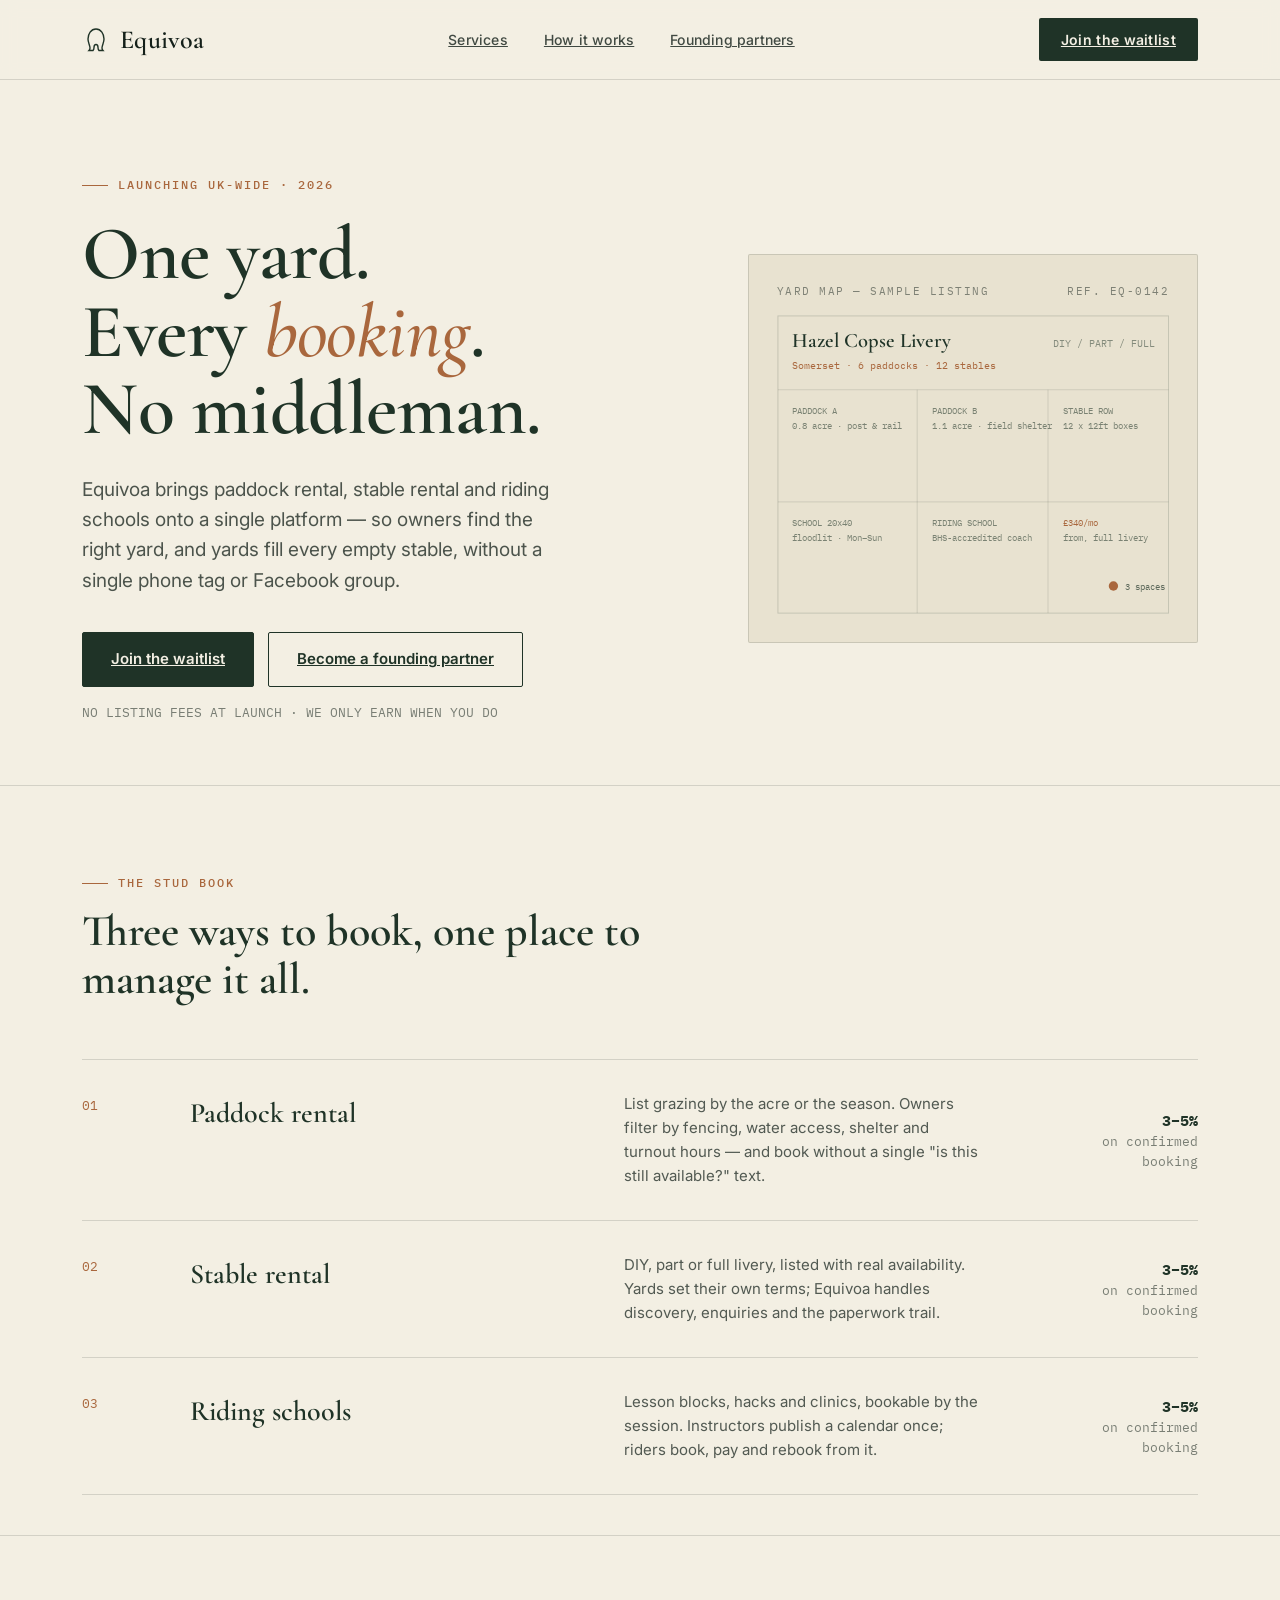
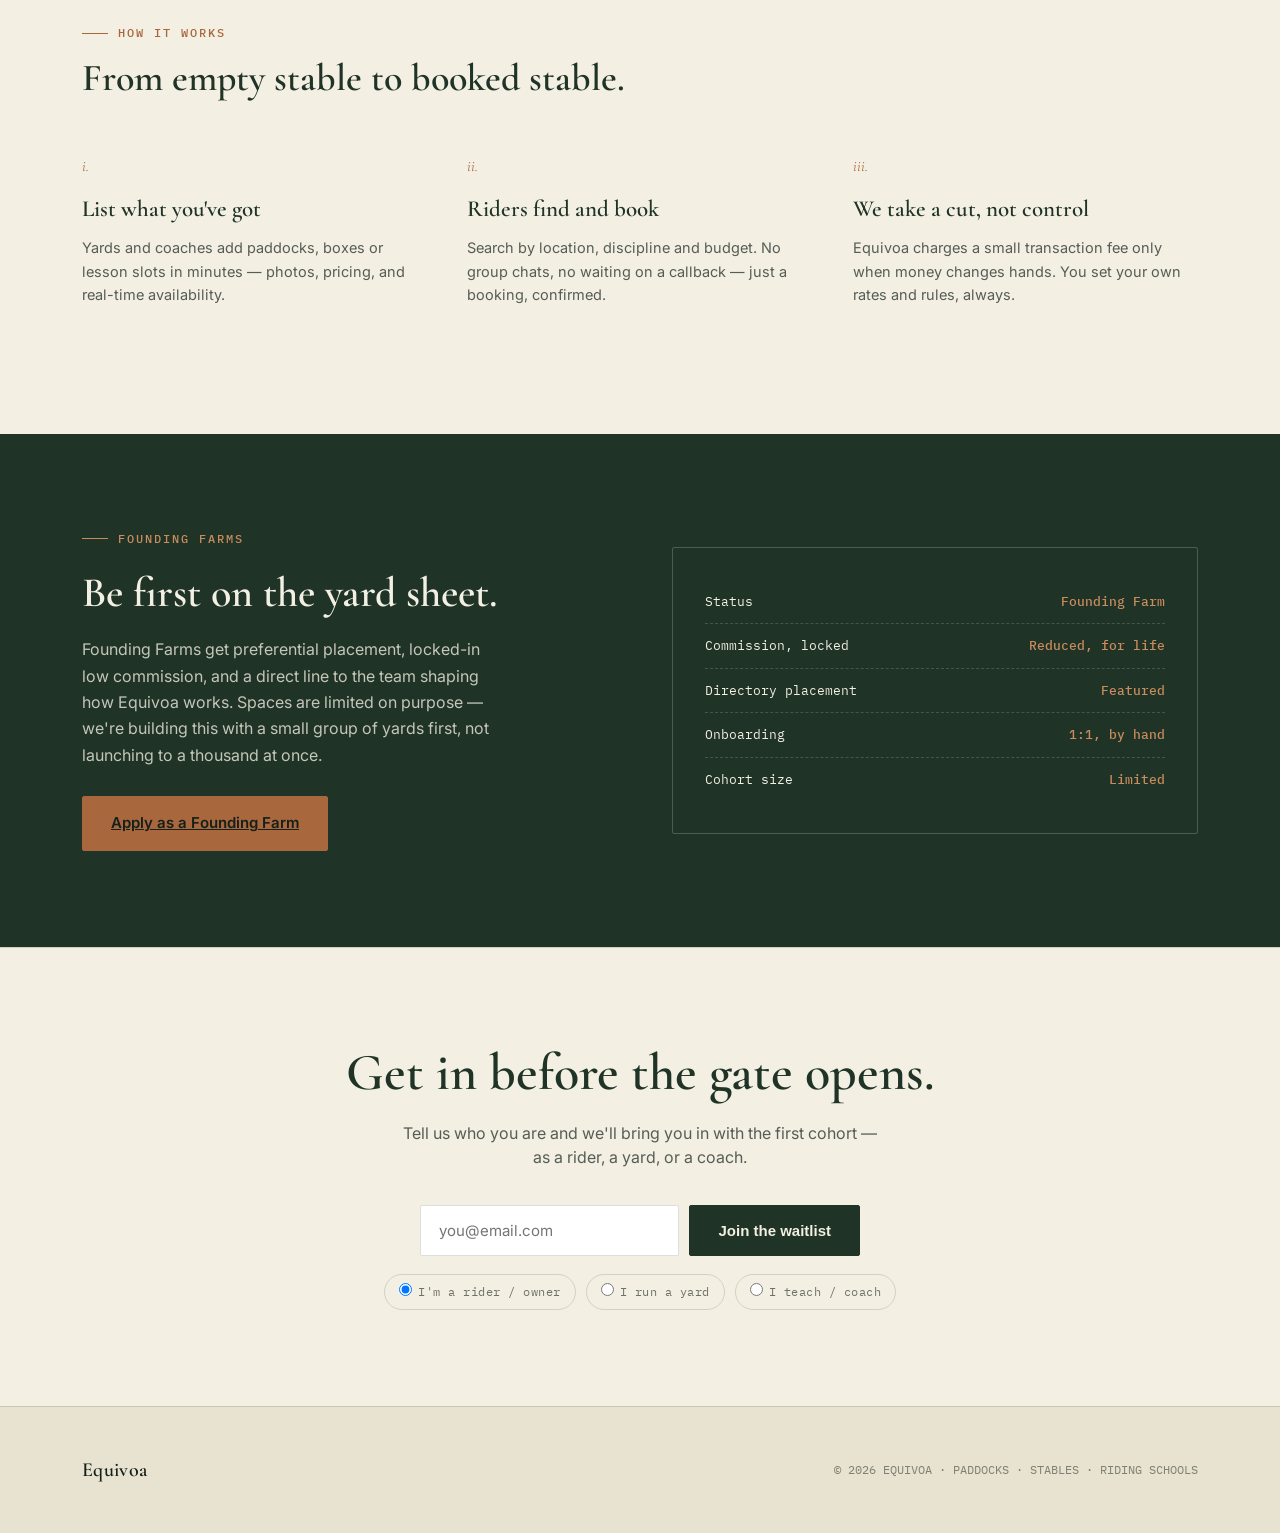
<file: equivoa.html>
<!DOCTYPE html>
<html lang="en">
<head>
<meta charset="UTF-8">
<meta name="viewport" content="width=device-width, initial-scale=1.0">
<title>Equivoa — Paddocks, Stables & Riding Schools, All in One Yard</title>
<link rel="preconnect" href="https://fonts.googleapis.com">
<link rel="preconnect" href="https://fonts.gstatic.com" crossorigin>
<link href="https://fonts.googleapis.com/css2?family=Cormorant+Garamond:ital,wght@0,400;0,500;0,600;1,500&family=Inter:wght@400;500;600;700&family=IBM+Plex+Mono:wght@400;500&display=swap" rel="stylesheet">
<style>
  :root{
    --green-deep:#1f3327;
    --green-ink:#14201a;
    --tan-saddle:#a9673d;
    --tan-light:#c98c5d;
    --stone:#e8e2d0;
    --stone-light:#f3efe3;
    --brass:#b5922f;
    --line:rgba(20,32,26,0.14);
    --serif:'Cormorant Garamond', serif;
    --sans:'Inter', sans-serif;
    --mono:'IBM Plex Mono', monospace;
  }
  *{box-sizing:border-box; margin:0; padding:0;}
  html{scroll-behavior:smooth;}
  body{
    background:var(--stone-light);
    color:var(--green-ink);
    font-family:var(--sans);
    line-height:1.5;
    -webkit-font-smoothing:antialiased;
  }
  a{color:inherit;}
  img,svg{display:block; max-width:100%;}
  .wrap{max-width:1180px; margin:0 auto; padding:0 32px;}
  @media (max-width:640px){ .wrap{padding:0 20px;} }

  /* ===== NAV ===== */
  header{
    position:sticky; top:0; z-index:50;
    background:rgba(243,239,227,0.92);
    backdrop-filter:blur(8px);
    border-bottom:1px solid var(--line);
  }
  nav{
    display:flex; align-items:center; justify-content:space-between;
    padding:18px 32px; max-width:1180px; margin:0 auto;
  }
  .logo{
    display:flex; align-items:center; gap:10px;
    font-family:var(--serif); font-weight:600; font-size:26px;
    letter-spacing:0.3px;
  }
  .logo .mark{width:28px; height:28px;}
  .navlinks{display:flex; gap:36px; font-size:14px; font-weight:500; letter-spacing:0.2px;}
  .navlinks a{opacity:0.8; transition:opacity 0.2s;}
  .navlinks a:hover{opacity:1;}
  .nav-cta{
    background:var(--green-deep); color:var(--stone-light);
    padding:11px 22px; border-radius:2px; font-size:14px; font-weight:600;
    letter-spacing:0.3px; white-space:nowrap;
  }
  @media (max-width:800px){ .navlinks{display:none;} }

  /* ===== HERO ===== */
  .hero{
    padding:96px 0 64px;
    position:relative;
    overflow:hidden;
  }
  .hero-grid{
    display:grid; grid-template-columns:1.15fr 0.85fr; gap:56px; align-items:center;
  }
  @media (max-width:900px){ .hero-grid{grid-template-columns:1fr;} }
  .eyebrow{
    font-family:var(--mono); font-size:12px; letter-spacing:2px; text-transform:uppercase;
    color:var(--tan-saddle); font-weight:500; margin-bottom:22px; display:flex; align-items:center; gap:10px;
  }
  .eyebrow::before{content:''; width:26px; height:1px; background:var(--tan-saddle);}
  h1{
    font-family:var(--serif); font-weight:600; font-size:clamp(44px, 6vw, 76px);
    line-height:1.02; letter-spacing:-0.5px; color:var(--green-deep);
  }
  h1 em{font-style:italic; color:var(--tan-saddle); font-weight:500;}
  .hero p.lede{
    font-size:19px; max-width:480px; margin-top:26px; color:rgba(20,32,26,0.75);
    line-height:1.6;
  }
  .hero-ctas{display:flex; gap:14px; margin-top:36px; flex-wrap:wrap;}
  .btn-primary{
    background:var(--green-deep); color:var(--stone-light);
    padding:15px 28px; font-weight:600; font-size:15px; border-radius:2px;
    border:1px solid var(--green-deep); transition:transform 0.15s ease;
  }
  .btn-primary:hover{transform:translateY(-1px);}
  .btn-secondary{
    padding:15px 28px; font-weight:600; font-size:15px; border-radius:2px;
    border:1px solid var(--green-deep); color:var(--green-deep); background:transparent;
  }
  .hero-note{
    font-size:12.5px; color:rgba(20,32,26,0.55); margin-top:16px; font-family:var(--mono);
  }

  /* signature: paddock plan / field map illustration */
  .field-mark{
    background:var(--stone); border:1px solid var(--line); border-radius:2px;
    padding:28px; position:relative;
  }
  .field-mark .cap{
    font-family:var(--mono); font-size:11px; letter-spacing:1.5px; text-transform:uppercase;
    color:rgba(20,32,26,0.5); display:flex; justify-content:space-between; margin-bottom:16px;
  }

  /* ===== LEDGER / SERVICES ===== */
  .ledger{
    padding:88px 0 40px; border-top:1px solid var(--line);
  }
  .section-head{max-width:620px; margin-bottom:56px;}
  .section-head .eyebrow{margin-bottom:16px;}
  .section-head h2{
    font-family:var(--serif); font-size:clamp(32px,4vw,44px); font-weight:600; color:var(--green-deep);
    line-height:1.08;
  }
  .ledger-row{
    display:grid; grid-template-columns:80px 1fr 1fr 140px; gap:28px; align-items:start;
    padding:32px 0; border-top:1px solid var(--line);
  }
  .ledger-row:last-child{border-bottom:1px solid var(--line);}
  @media (max-width:800px){
    .ledger-row{grid-template-columns:1fr; gap:10px; padding:26px 0;}
  }
  .ledger-num{font-family:var(--mono); font-size:13px; color:var(--tan-saddle); padding-top:4px;}
  .ledger-title{font-family:var(--serif); font-size:28px; font-weight:600; color:var(--green-deep);}
  .ledger-desc{font-size:15px; color:rgba(20,32,26,0.72); line-height:1.6; max-width:360px;}
  .ledger-fee{
    font-family:var(--mono); font-size:13px; text-align:right; color:rgba(20,32,26,0.55);
    align-self:center;
  }
  @media (max-width:800px){ .ledger-fee{text-align:left;} }
  .ledger-fee b{color:var(--green-deep); font-size:15px; display:block;}

  /* ===== HOW IT WORKS ===== */
  .how{padding:88px 0; border-top:1px solid var(--line);}
  .how-grid{display:grid; grid-template-columns:repeat(3,1fr); gap:40px;}
  @media (max-width:800px){ .how-grid{grid-template-columns:1fr;} }
  .how-step .step-mark{
    font-family:var(--serif); font-style:italic; font-size:15px; color:var(--tan-saddle); margin-bottom:14px;
  }
  .how-step h3{font-family:var(--serif); font-size:23px; font-weight:600; margin-bottom:10px; color:var(--green-deep);}
  .how-step p{font-size:14.5px; color:rgba(20,32,26,0.7); line-height:1.6;}

  /* ===== FOUNDING PARTNERS ===== */
  .founding{
    background:var(--green-deep); color:var(--stone-light);
    padding:96px 0; margin-top:40px;
    position:relative;
  }
  .founding .wrap{display:grid; grid-template-columns:1fr 1fr; gap:64px; align-items:center;}
  @media (max-width:900px){ .founding .wrap{grid-template-columns:1fr;} }
  .founding .eyebrow{color:var(--tan-light);}
  .founding .eyebrow::before{background:var(--tan-light);}
  .founding h2{
    font-family:var(--serif); font-size:clamp(30px,4vw,42px); font-weight:600; line-height:1.1;
  }
  .founding p{font-size:16px; margin-top:20px; color:rgba(243,239,227,0.78); line-height:1.65; max-width:420px;}
  .founding .btn-primary{background:var(--tan-saddle); border-color:var(--tan-saddle); color:var(--green-ink); margin-top:28px; display:inline-block;}
  .badge-card{
    border:1px solid rgba(243,239,227,0.22); padding:32px; border-radius:2px;
    font-family:var(--mono); font-size:13px;
  }
  .badge-card .row{display:flex; justify-content:space-between; padding:12px 0; border-bottom:1px dashed rgba(243,239,227,0.18);}
  .badge-card .row:last-child{border-bottom:none;}
  .badge-card .row b{color:var(--tan-light); font-weight:500;}

  /* ===== WAITLIST ===== */
  .waitlist{padding:96px 0; border-top:1px solid var(--line); text-align:center;}
  .waitlist h2{
    font-family:var(--serif); font-size:clamp(32px,5vw,52px); font-weight:600; color:var(--green-deep);
    max-width:640px; margin:0 auto 20px; line-height:1.1;
  }
  .waitlist p{color:rgba(20,32,26,0.7); font-size:16px; max-width:480px; margin:0 auto 36px;}
  .form-row{display:flex; gap:10px; max-width:440px; margin:0 auto; flex-wrap:wrap; justify-content:center;}
  .form-row input[type=email]{
    flex:1; min-width:240px; padding:15px 18px; border:1px solid var(--line); background:#fff;
    font-family:var(--sans); font-size:15px; border-radius:2px;
  }
  .form-row input[type=email]:focus{outline:2px solid var(--tan-saddle); outline-offset:2px;}
  .role-toggle{
    display:flex; gap:10px; justify-content:center; margin-top:18px; flex-wrap:wrap;
  }
  .role-toggle label{
    font-family:var(--mono); font-size:12px; letter-spacing:0.5px; padding:8px 14px;
    border:1px solid var(--line); border-radius:20px; cursor:pointer; color:rgba(20,32,26,0.6);
  }

  /* ===== FOOTER ===== */
  footer{border-top:1px solid var(--line); padding:48px 0; background:var(--stone);}
  .footer-grid{display:flex; justify-content:space-between; align-items:center; flex-wrap:wrap; gap:20px;}
  .footer-grid .logo{font-size:20px;}
  footer .fine{font-family:var(--mono); font-size:12px; color:rgba(20,32,26,0.5);}

  .sr-only{position:absolute; width:1px; height:1px; overflow:hidden; clip:rect(0,0,0,0);}

  @media (prefers-reduced-motion: reduce){
    html{scroll-behavior:auto;}
    *{transition:none !important;}
  }
</style>
</head>
<body>

<header>
  <nav>
    <div class="logo">
      <svg class="mark" viewBox="0 0 28 28" fill="none" xmlns="http://www.w3.org/2000/svg">
        <path d="M14 3C9 3 6 8 6 13c0 4 2 6 2 9 0 1.5-1 2.5-1 2.5h4s1-1.2 1-3c0-2 1-3 2-3s2 1 2 3c0 1.8 1 3 1 3h4s-1-1-1-2.5c0-3 2-5 2-9 0-5-3-10-8-10z" stroke="#1f3327" stroke-width="1.4"/>
      </svg>
      Equivoa
    </div>
    <div class="navlinks">
      <a href="#services">Services</a>
      <a href="#how">How it works</a>
      <a href="#founding">Founding partners</a>
    </div>
    <a href="#waitlist" class="nav-cta">Join the waitlist</a>
  </nav>
</header>

<section class="hero">
  <div class="wrap hero-grid">
    <div>
      <div class="eyebrow">Launching UK-wide · 2026</div>
      <h1>One yard.<br>Every <em>booking</em>.<br>No middleman.</h1>
      <p class="lede">Equivoa brings paddock rental, stable rental and riding schools onto a single platform — so owners find the right yard, and yards fill every empty stable, without a single phone tag or Facebook group.</p>
      <div class="hero-ctas">
        <a href="#waitlist" class="btn-primary">Join the waitlist</a>
        <a href="#founding" class="btn-secondary">Become a founding partner</a>
      </div>
      <div class="hero-note">NO LISTING FEES AT LAUNCH · WE ONLY EARN WHEN YOU DO</div>
    </div>
    <div class="field-mark">
      <div class="cap"><span>YARD MAP — SAMPLE LISTING</span><span>REF. EQ-0142</span></div>
      <svg viewBox="0 0 420 320" xmlns="http://www.w3.org/2000/svg">
        <rect x="1" y="1" width="418" height="318" fill="none" stroke="#1f3327" stroke-opacity="0.18"/>
        <line x1="1" y1="80" x2="419" y2="80" stroke="#1f3327" stroke-opacity="0.14"/>
        <line x1="1" y1="200" x2="419" y2="200" stroke="#1f3327" stroke-opacity="0.14"/>
        <line x1="150" y1="80" x2="150" y2="319" stroke="#1f3327" stroke-opacity="0.14"/>
        <line x1="290" y1="80" x2="290" y2="319" stroke="#1f3327" stroke-opacity="0.14"/>
        <text x="16" y="34" font-family="Cormorant Garamond, serif" font-size="22" font-weight="600" fill="#1f3327">Hazel Copse Livery</text>
        <text x="16" y="58" font-family="IBM Plex Mono, monospace" font-size="11" fill="#a9673d">Somerset · 6 paddocks · 12 stables</text>
        <text x="404" y="34" font-family="IBM Plex Mono, monospace" font-size="11" fill="#1f3327" fill-opacity="0.5" text-anchor="end">DIY / PART / FULL</text>
        <text x="16" y="106" font-family="IBM Plex Mono, monospace" font-size="10" fill="#1f3327" fill-opacity="0.55">PADDOCK A</text>
        <text x="16" y="122" font-family="IBM Plex Mono, monospace" font-size="10" fill="#1f3327" fill-opacity="0.55">0.8 acre · post &amp; rail</text>
        <text x="166" y="106" font-family="IBM Plex Mono, monospace" font-size="10" fill="#1f3327" fill-opacity="0.55">PADDOCK B</text>
        <text x="166" y="122" font-family="IBM Plex Mono, monospace" font-size="10" fill="#1f3327" fill-opacity="0.55">1.1 acre · field shelter</text>
        <text x="306" y="106" font-family="IBM Plex Mono, monospace" font-size="10" fill="#1f3327" fill-opacity="0.55">STABLE ROW</text>
        <text x="306" y="122" font-family="IBM Plex Mono, monospace" font-size="10" fill="#1f3327" fill-opacity="0.55">12 x 12ft boxes</text>
        <text x="16" y="226" font-family="IBM Plex Mono, monospace" font-size="10" fill="#1f3327" fill-opacity="0.55">SCHOOL 20x40</text>
        <text x="16" y="242" font-family="IBM Plex Mono, monospace" font-size="10" fill="#1f3327" fill-opacity="0.55">floodlit · Mon–Sun</text>
        <text x="166" y="226" font-family="IBM Plex Mono, monospace" font-size="10" fill="#1f3327" fill-opacity="0.55">RIDING SCHOOL</text>
        <text x="166" y="242" font-family="IBM Plex Mono, monospace" font-size="10" fill="#1f3327" fill-opacity="0.55">BHS-accredited coach</text>
        <text x="306" y="226" font-family="IBM Plex Mono, monospace" font-size="10" fill="#a9673d">£340/mo</text>
        <text x="306" y="242" font-family="IBM Plex Mono, monospace" font-size="10" fill="#1f3327" fill-opacity="0.55">from, full livery</text>
        <circle cx="360" cy="290" r="5" fill="#a9673d"/>
        <text x="372" y="294" font-family="IBM Plex Mono, monospace" font-size="10" fill="#1f3327" fill-opacity="0.7">3 spaces left</text>
      </svg>
    </div>
  </div>
</section>

<section class="ledger" id="services">
  <div class="wrap">
    <div class="section-head">
      <div class="eyebrow">The stud book</div>
      <h2>Three ways to book, one place to manage it all.</h2>
    </div>

    <div class="ledger-row">
      <div class="ledger-num">01</div>
      <div class="ledger-title">Paddock rental</div>
      <div class="ledger-desc">List grazing by the acre or the season. Owners filter by fencing, water access, shelter and turnout hours — and book without a single "is this still available?" text.</div>
      <div class="ledger-fee"><b>3–5%</b>on confirmed booking</div>
    </div>

    <div class="ledger-row">
      <div class="ledger-num">02</div>
      <div class="ledger-title">Stable rental</div>
      <div class="ledger-desc">DIY, part or full livery, listed with real availability. Yards set their own terms; Equivoa handles discovery, enquiries and the paperwork trail.</div>
      <div class="ledger-fee"><b>3–5%</b>on confirmed booking</div>
    </div>

    <div class="ledger-row">
      <div class="ledger-num">03</div>
      <div class="ledger-title">Riding schools</div>
      <div class="ledger-desc">Lesson blocks, hacks and clinics, bookable by the session. Instructors publish a calendar once; riders book, pay and rebook from it.</div>
      <div class="ledger-fee"><b>3–5%</b>on confirmed booking</div>
    </div>
  </div>
</section>

<section class="how" id="how">
  <div class="wrap">
    <div class="section-head">
      <div class="eyebrow">How it works</div>
      <h2 style="font-family:var(--serif); font-size:clamp(28px,3.6vw,38px); color:var(--green-deep); font-weight:600;">From empty stable to booked stable.</h2>
    </div>
    <div class="how-grid">
      <div class="how-step">
        <div class="step-mark">i.</div>
        <h3>List what you've got</h3>
        <p>Yards and coaches add paddocks, boxes or lesson slots in minutes — photos, pricing, and real-time availability.</p>
      </div>
      <div class="how-step">
        <div class="step-mark">ii.</div>
        <h3>Riders find and book</h3>
        <p>Search by location, discipline and budget. No group chats, no waiting on a callback — just a booking, confirmed.</p>
      </div>
      <div class="how-step">
        <div class="step-mark">iii.</div>
        <h3>We take a cut, not control</h3>
        <p>Equivoa charges a small transaction fee only when money changes hands. You set your own rates and rules, always.</p>
      </div>
    </div>
  </div>
</section>

<section class="founding" id="founding">
  <div class="wrap">
    <div>
      <div class="eyebrow">Founding Farms</div>
      <h2>Be first on the yard sheet.</h2>
      <p>Founding Farms get preferential placement, locked-in low commission, and a direct line to the team shaping how Equivoa works. Spaces are limited on purpose — we're building this with a small group of yards first, not launching to a thousand at once.</p>
      <a href="#waitlist" class="btn-primary">Apply as a Founding Farm</a>
    </div>
    <div class="badge-card">
      <div class="row"><span>Status</span><b>Founding Farm</b></div>
      <div class="row"><span>Commission, locked</span><b>Reduced, for life</b></div>
      <div class="row"><span>Directory placement</span><b>Featured</b></div>
      <div class="row"><span>Onboarding</span><b>1:1, by hand</b></div>
      <div class="row"><span>Cohort size</span><b>Limited</b></div>
    </div>
  </div>
</section>

<section class="waitlist" id="waitlist">
  <div class="wrap">
    <h2>Get in before the gate opens.</h2>
    <p>Tell us who you are and we'll bring you in with the first cohort — as a rider, a yard, or a coach.</p>
    <form onsubmit="event.preventDefault(); this.querySelector('button').textContent='You\'re on the list.'; this.querySelector('button').disabled=true;">
      <div class="form-row">
        <label class="sr-only" for="email">Email address</label>
        <input id="email" type="email" placeholder="you@email.com" required>
        <button type="submit" class="btn-primary">Join the waitlist</button>
      </div>
      <div class="role-toggle">
        <label><input type="radio" name="role" value="rider" style="margin-right:6px;" checked>I'm a rider / owner</label>
        <label><input type="radio" name="role" value="yard" style="margin-right:6px;">I run a yard</label>
        <label><input type="radio" name="role" value="coach" style="margin-right:6px;">I teach / coach</label>
      </div>
    </form>
  </div>
</section>

<footer>
  <div class="wrap footer-grid">
    <div class="logo">Equivoa</div>
    <div class="fine">© 2026 EQUIVOA · PADDOCKS · STABLES · RIDING SCHOOLS</div>
  </div>
</footer>

</body>
</html>
</file>
